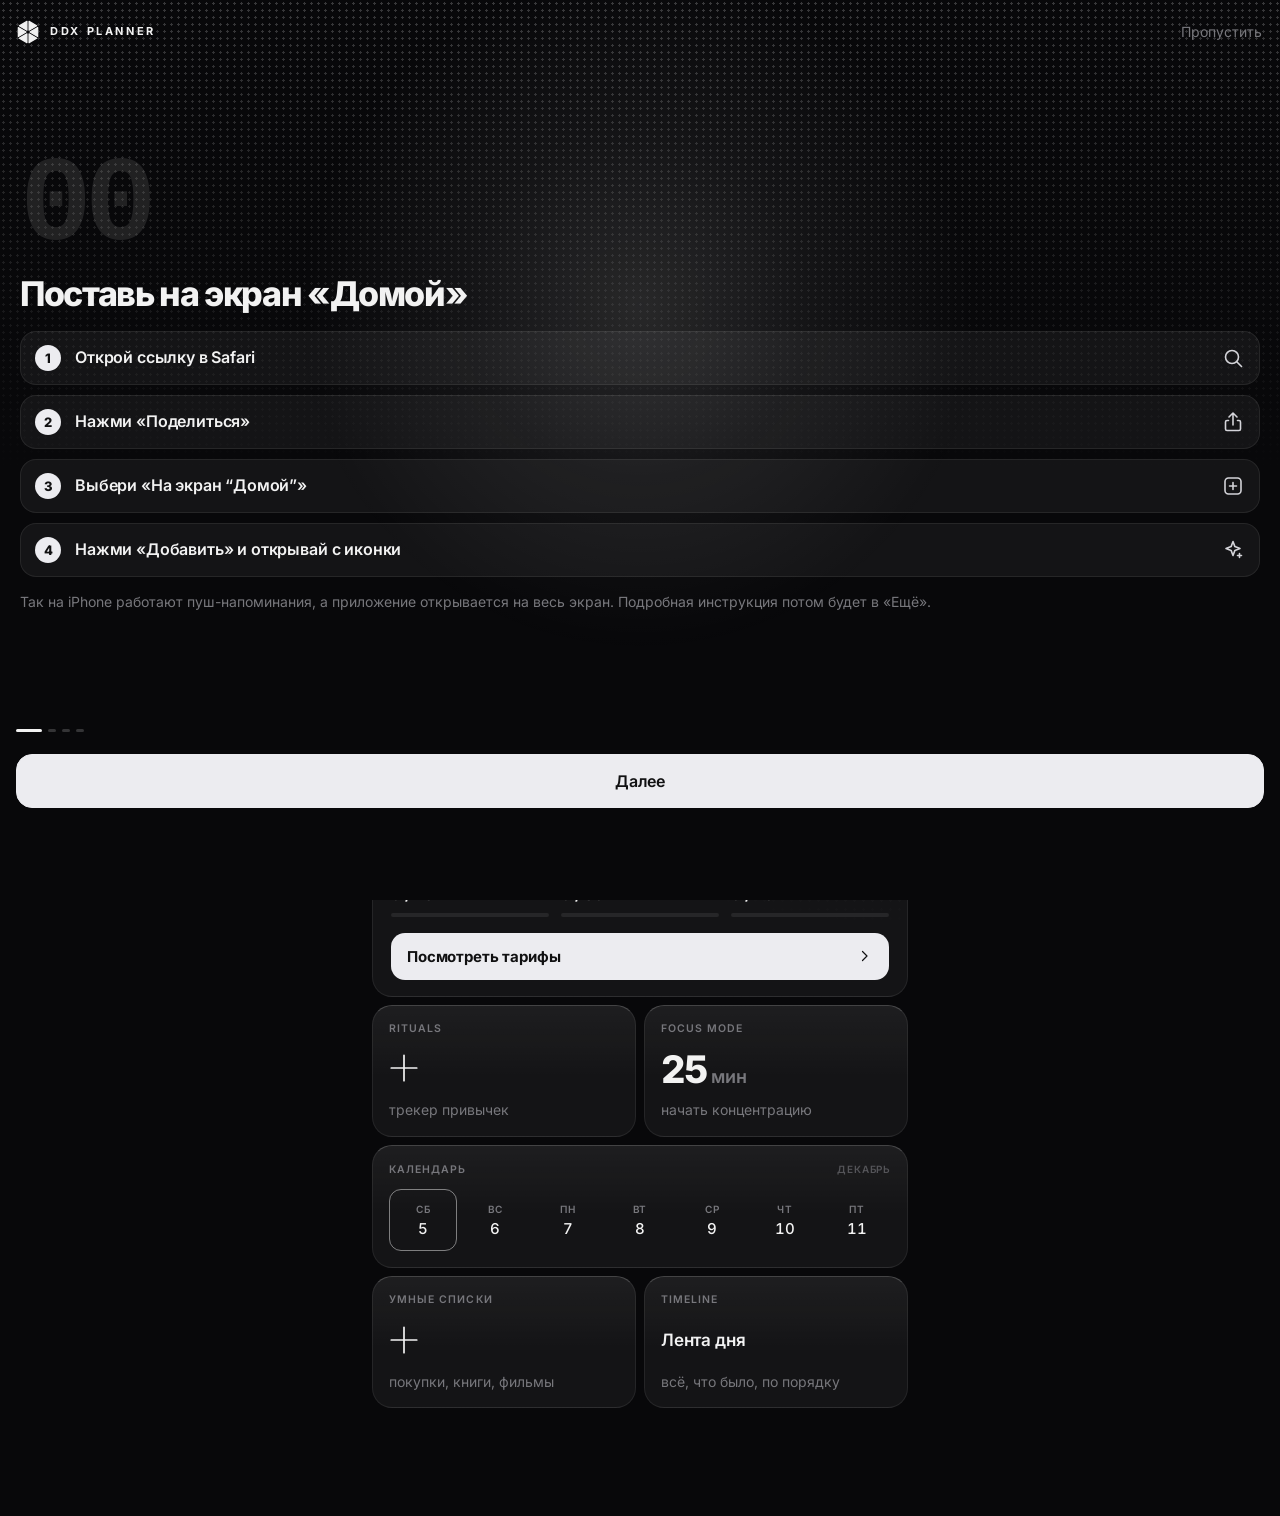
<file: index.html>
<!doctype html>
<html lang="ru">
<head>
  <meta charset="utf-8">
  <meta name="viewport" content="width=device-width, initial-scale=1, viewport-fit=cover">
  <title>DDX Planner</title>
  <meta name="theme-color" content="#08080a">
  <meta http-equiv="refresh" content="0; url=planner/">
  <link rel="apple-touch-icon" href="planner/icons/apple-touch-icon.png">
  <style>html, body { margin: 0; background: #08080a; }</style>
  <script>location.replace('planner/' + location.hash);</script>
</head>
<body>
  <noscript><a href="planner/" style="color:#ececf0;font:16px sans-serif">открыть ddx planner</a></noscript>
</body>
</html>
</file>
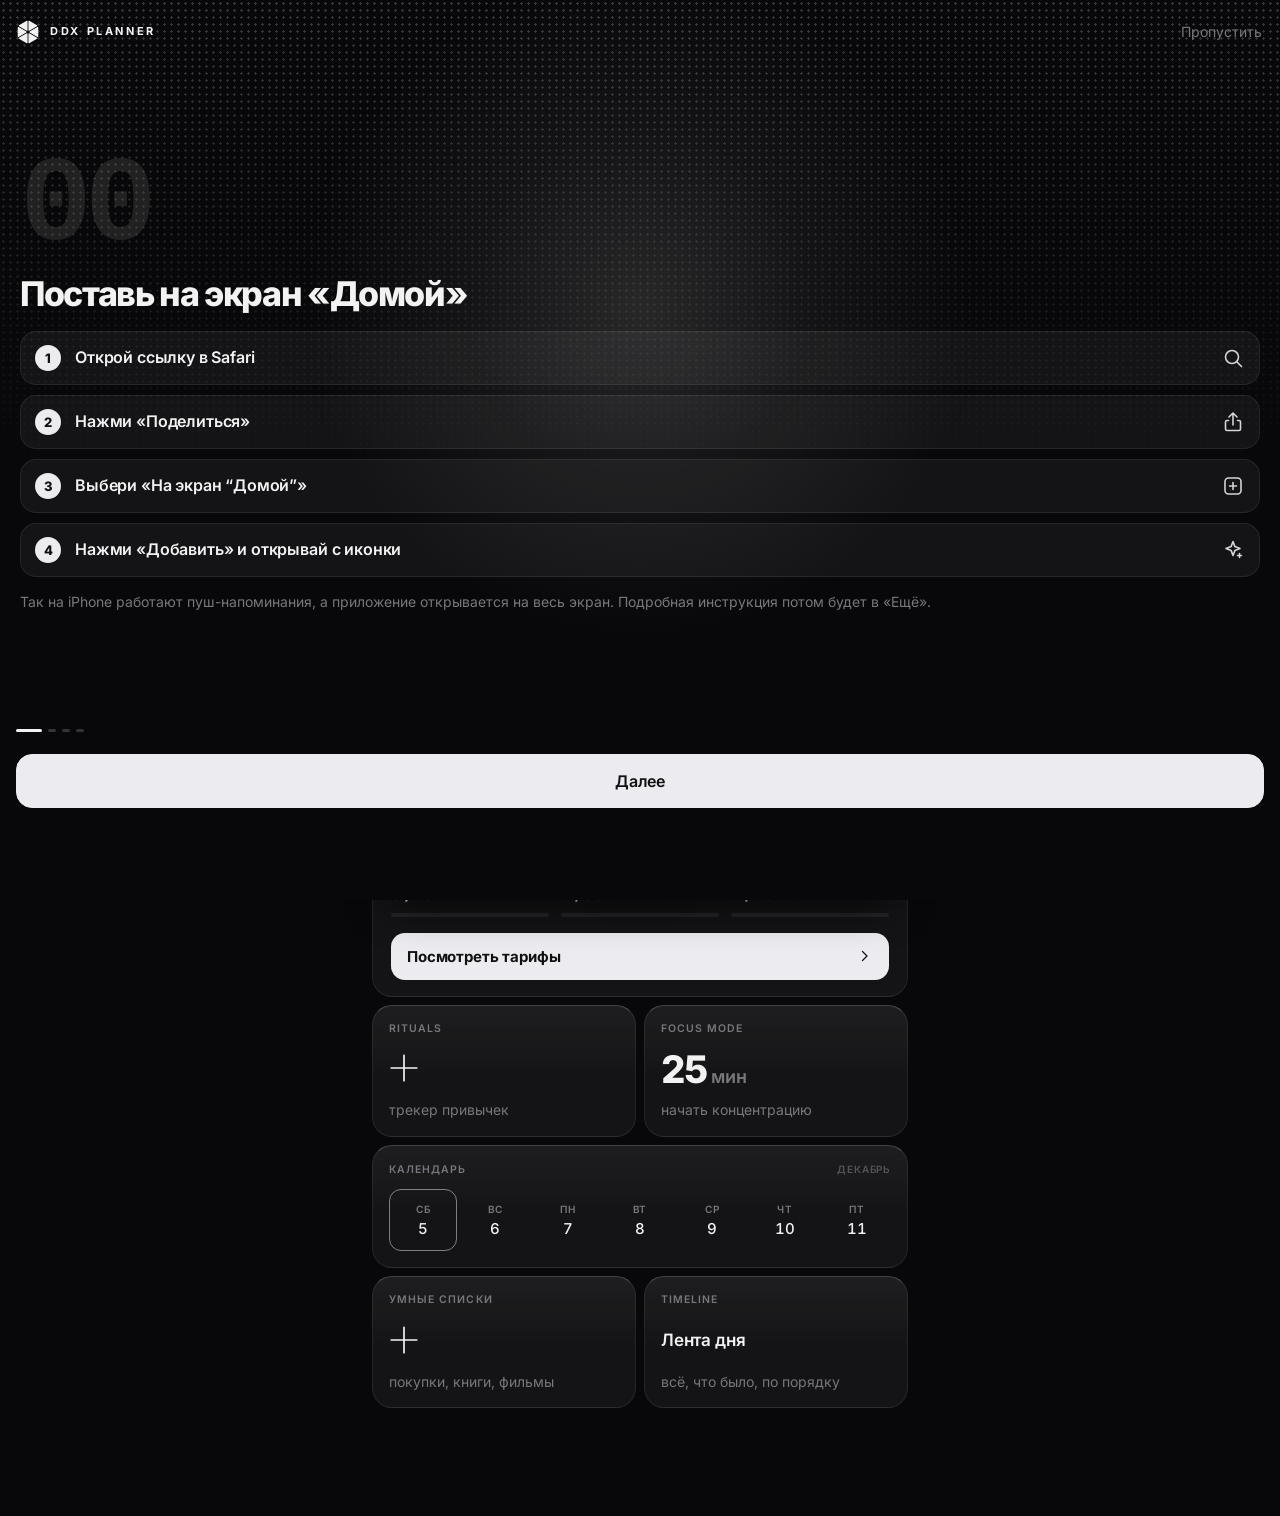
<file: planner/index.html>
<!doctype html>
<html lang="ru">
<head>
  <meta charset="utf-8">
  <meta name="viewport" content="width=device-width, initial-scale=1, viewport-fit=cover">
  <title>DDX Planner</title>
  <meta name="description" content="Задачи, заметки, еда и деньги в одном месте. Говоришь, а приложение раскладывает всё по местам.">

  <!-- pwa: манифест и цвет строки состояния -->
  <link rel="manifest" href="manifest.json">
  <meta name="theme-color" content="#08080a">
  <meta name="color-scheme" content="dark">
  <script src="theme.js"></script>

  <!-- pwa для ios (safari) -->
  <meta name="apple-mobile-web-app-capable" content="yes">
  <meta name="mobile-web-app-capable" content="yes">
  <meta name="apple-mobile-web-app-status-bar-style" content="black-translucent">
  <meta name="apple-mobile-web-app-title" content="DDX">
  <link rel="apple-touch-icon" href="icons/apple-touch-icon.png">
  <link rel="icon" href="icons/icon-192.png">

  <link rel="preload" href="fonts/inter-cyrillic.woff2" as="font" type="font/woff2" crossorigin>
  <link rel="stylesheet" href="styles.css">
</head>
<body>
  <div class="grain" aria-hidden="true"></div>

  <!-- заставка и первый запуск -->
  <div class="splash" id="splash" aria-hidden="true">
    <div class="splash-in"><div id="splash-logo"></div><p class="splash-name">DDX PLANNER</p><p class="splash-sub">Открываю…</p></div>
  </div>
  <div class="onb" id="onb" hidden></div>

  <div class="app">
    <button class="back-top" id="back" type="button" hidden></button>
    <header class="bar" id="bar">
      <div>
        <p class="label" id="kicker"></p>
        <h1 id="title"></h1>
      </div>
      <button class="icon-btn" id="bar-btn" type="button" hidden></button>
    </header>
    <main id="view"></main>
  </div>

  <!-- то, что распознаётся прямо сейчас -->
  <div class="live" id="live" hidden>
    <div class="card live-card" role="status">
      <p class="label"><span id="live-time">0:00</span> · идёт запись · нажми, чтобы закончить</p>
      <p class="live-text" id="live-text"></p>
      <p class="live-hint" id="live-hint"></p>
    </div>
  </div>

  <div class="alarm" id="alarm" role="alert" hidden></div>

  <div class="fade" aria-hidden="true"></div>

  <!-- нижняя панель на всех экранах: четыре вкладки и круглая кнопка быстрого ввода по центру -->
  <div class="dock" id="dock">
    <nav class="tabs" id="tabs" aria-label="разделы"></nav>
    <button class="fab" id="fab" type="button" aria-label="быстрый ввод голосом" aria-pressed="false"></button>
  </div>

  <div class="sheet" id="sheet" hidden>
    <div class="sheet-panel" id="sheet-panel" role="dialog" aria-modal="true"></div>
  </div>

  <div class="toast" id="toast" role="status" hidden></div>

  <script src="config.js"></script>
  <script src="lib.js"></script>
  <script src="core.js"></script>
  <script src="hubs.js"></script>
  <script src="extra.js"></script>
  <script src="week.js"></script>
  <script src="capture.js"></script>
  <script src="account.js"></script>
  <script src="onboard.js"></script>
  <script src="smooth.js"></script>
  <script>
    if ('serviceWorker' in navigator) {
      window.addEventListener('load', () => {
        navigator.serviceWorker.register('sw.js').catch(console.error);
      });
    }
  </script>
</body>
</html>
</file>
<file: planner/styles.css>
/* ddx planner: глубокий графит, моноплитки, точечная текстура, акцент только белый и серебристый.
   шрифт один, гротеск Inter: жирные заголовки и цифры, мелкие подписи капсом, лёгкий основной текст. */

@font-face { font-family: "Inter"; font-weight: 100 900; font-style: normal; font-display: swap;
  src: url(fonts/inter-cyrillic.woff2) format("woff2"); unicode-range: U+0301, U+0400-045F, U+0490-0491, U+04B0-04B1, U+2116; }
@font-face { font-family: "Inter"; font-weight: 100 900; font-style: normal; font-display: swap;
  src: url(fonts/inter-latin.woff2) format("woff2"); unicode-range: U+0000-00FF, U+0131, U+0152-0153, U+02BB-02BC, U+02C6, U+02DA, U+02DC, U+2000-206F, U+20AC, U+2122, U+2191, U+2193, U+2212, U+2215, U+FEFF, U+FFFD; }

:root {
  --bg: #08080a;
  --bg2: #0e0e10;
  --card: #141416;
  --card2: #19191b;
  --ink: #f2f2f2;
  --mute: #77777c;
  --mute2: #545458;
  --line: rgba(255, 255, 255, .075);
  --line-top: rgba(255, 255, 255, .2);
  --silver: #d4d4d9;
  --paper: #ececf0;
  --font: "Inter", "Helvetica Neue", system-ui, sans-serif;
  --ease: cubic-bezier(.22, .8, .24, 1);
  --spring: cubic-bezier(.34, 1.3, .64, 1);
  --r: 20px;
  --w: 255 255 255; --on-paper: #111112; --paper-mute: #55555b; --err: #ff8a80;
  --dock: rgba(14, 14, 16, .84); --scrim: rgba(6, 6, 7, .7); --glow: #121214;
}

* { box-sizing: border-box; -webkit-tap-highlight-color: transparent; }
[hidden] { display: none !important; }

html, body { margin: 0; background: var(--bg); color: var(--ink); font-family: var(--font); }
body {
  min-height: 100dvh; font-size: 16px; line-height: 1.4; font-weight: 400; -webkit-text-size-adjust: 100%;
  font-feature-settings: "cv11", "ss01";
  background: radial-gradient(120% 50% at 50% -8%, var(--glow) 0%, transparent 62%), var(--bg);
  background-attachment: fixed;
}
.grain {
  position: fixed; inset: 0; z-index: 0; pointer-events: none; opacity: .055; mix-blend-mode: screen;
  background-image: url("data:image/svg+xml;utf8,%3Csvg xmlns='http://www.w3.org/2000/svg' width='160' height='160'%3E%3Cfilter id='n'%3E%3CfeTurbulence type='fractalNoise' baseFrequency='.9' numOctaves='2' stitchTiles='stitch'/%3E%3C/filter%3E%3Crect width='100%25' height='100%25' filter='url(%23n)'/%3E%3C/svg%3E");
}

button, input, textarea, select { font: inherit; color: inherit; }
button { cursor: pointer; }
:focus-visible { outline: 2px solid var(--silver); outline-offset: 3px; }

.app {
  position: relative; z-index: 1; max-width: 560px; margin: 0 auto;
  padding: calc(env(safe-area-inset-top) + 14px) 12px calc(env(safe-area-inset-bottom) + 130px);
}

/* шапка страниц */
.bar { display: flex; align-items: center; justify-content: space-between; gap: 12px; padding: 4px 6px 16px; }
.bar.hidden-bar { display: none; }
.bar h1 { margin: 2px 0 0; font-size: 30px; font-weight: 800; letter-spacing: -.035em; line-height: 1.08; }
.label { margin: 0; font-size: 10.5px; font-weight: 600; letter-spacing: .1em; text-transform: uppercase; color: var(--mute); }
.icon-btn {
  width: 44px; height: 44px; flex: none; display: grid; place-items: center; padding: 0;
  background: var(--card); border: 1px solid var(--line); border-top-color: var(--line-top); border-radius: 14px;
  color: var(--ink); transition: transform .45s var(--ease), background .54s;
}
.icon-btn:active { transform: scale(.96); }
svg.i { width: 22px; height: 22px; fill: none; stroke: currentColor; stroke-width: 1.6; stroke-linecap: round; stroke-linejoin: round; }

/* плитки */
.grid { display: grid; grid-template-columns: repeat(2, minmax(0, 1fr)); gap: 8px; }
.span2 { grid-column: span 2; }
.stack { display: grid; gap: 8px; }

.card {
  position: relative; overflow: hidden; padding: 16px; min-width: 0;
  background: linear-gradient(180deg, rgb(var(--w) / .045), rgb(var(--w) / 0) 55%), var(--card);
  border: 1px solid var(--line); border-top-color: var(--line-top); border-radius: var(--r);
  transition: transform .54s var(--ease), border-color .54s, background .54s;
}
.card > * { position: relative; }
.tap { cursor: pointer; }
.tap:active { transform: scale(.985); }
.card.dots::before {
  content: ""; position: absolute; inset: -9px; pointer-events: none;
  animation: dots-flow 6.5s linear infinite, dots-pulse 4.8s ease-in-out infinite alternate;
  background-image: radial-gradient(rgb(var(--w) / .13) 1px, transparent 1.3px); background-size: 9px 9px;
  -webkit-mask-image: radial-gradient(120% 110% at 100% 0%, #000 0%, transparent 66%);
  mask-image: radial-gradient(120% 110% at 100% 0%, #000 0%, transparent 66%);
}
.card.flat { background: var(--bg2); }
.card.paper { background: var(--paper); color: var(--on-paper); border-color: var(--paper); }
.card.paper .label, .card.paper .cap { color: var(--paper-mute); }

/* плитки главной: фиксированная высота, как на референсе */
.tile { min-height: 132px; display: flex; flex-direction: column; justify-content: space-between; }
.tile .plus { width: 34px; height: 34px; margin: 6px 0 0 -2px; }
.tile .plus svg { width: 34px; height: 34px; stroke-width: 1.2; }
.tile-head { display: flex; justify-content: space-between; align-items: baseline; gap: 8px; }
.when { font-size: 10px; font-weight: 600; letter-spacing: .08em; text-transform: uppercase; color: var(--mute2); white-space: nowrap; }

/* приветствие на главной */
.hello { padding: 18px 18px 20px; }
.hello .date { margin: 6px 0 0; font-size: 40px; font-weight: 800; letter-spacing: -.045em; line-height: 1; }
.hello .greet { margin: 10px 0 0; font-size: 17px; font-weight: 500; color: var(--silver); }
.hello .menu-btn { position: absolute; top: 14px; right: 14px; }

/* последняя запись */
.last { display: flex; gap: 12px; align-items: flex-start; padding: 14px 16px; }
.last .bullet { width: 7px; height: 7px; flex: none; margin-top: 6px; border-radius: 50%; background: var(--paper); }
.last .body { flex: 1; min-width: 0; }
.last .t { margin: 3px 0 0; font-size: 16px; font-weight: 500; overflow: hidden; text-overflow: ellipsis; white-space: nowrap; }

.num { margin: 8px 0 0; font-size: 54px; font-weight: 800; letter-spacing: -.05em; line-height: .95; font-variant-numeric: tabular-nums; }
.num small { font-size: 18px; font-weight: 600; letter-spacing: -.01em; color: var(--mute); margin-left: 4px; }
.num.sm { font-size: 38px; }
.num.xs { font-size: 28px; letter-spacing: -.035em; }
.cap { margin: 6px 0 0; font-size: 14px; color: var(--mute); line-height: 1.4; }
.lead { margin: 6px 0 0; font-size: 17px; font-weight: 600; line-height: 1.3; letter-spacing: -.01em; }
.muted { color: var(--mute); }
.ink { color: var(--ink); }

.track { height: 4px; margin-top: 12px; border-radius: 2px; background: rgb(var(--w) / .08); overflow: hidden; }
.fill { height: 100%; width: 0; border-radius: 2px; background: linear-gradient(90deg, #8f8f96, var(--ink)); transition: width 1.62s var(--ease); }
.fill.over { background: linear-gradient(90deg, #c9c9cf, var(--ink)); }

.section { display: flex; justify-content: space-between; align-items: center; gap: 8px; margin: 18px 6px 2px; }
.section:first-child { margin-top: 2px; }

/* формы */
.field, .area, .select {
  width: 100%; min-height: 46px; padding: 11px 14px; font-size: 16px; font-weight: 400;
  background: var(--bg2); border: 1px solid var(--line); border-radius: 14px; transition: border-color .54s;
}
.area { display: block; resize: none; line-height: 1.45; }
.field::placeholder, .area::placeholder { color: var(--mute); }
.field:focus, .area:focus, .select:focus { outline: none; border-color: rgb(var(--w) / .45); }
.select { appearance: none; -webkit-appearance: none; padding-right: 34px;
  background-image: linear-gradient(45deg, transparent 50%, var(--mute) 50%), linear-gradient(135deg, var(--mute) 50%, transparent 50%);
  background-position: calc(100% - 18px) 50%, calc(100% - 13px) 50%; background-size: 5px 5px; background-repeat: no-repeat; }
input[type="date"].field, input[type="time"].field { -webkit-appearance: none; appearance: none; min-width: 0; }
.form { display: grid; gap: 8px; }
.form > *, .stack > *, .grid > * { min-width: 0; }
.line { display: flex; gap: 8px; align-items: center; }
.links { display: flex; flex-wrap: wrap; gap: 0; margin: 4px -10px -8px; }
.line > .field, .line > .select { flex: 1; min-width: 0; width: auto; }
.tiny { margin: 2px 6px 0; }

.btn {
  min-height: 46px; padding: 0 18px; border-radius: 14px; font-size: 15px; font-weight: 600; letter-spacing: -.005em;
  background: var(--card2); border: 1px solid var(--line); border-top-color: var(--line-top); white-space: nowrap;
  transition: transform .45s var(--ease), background .54s, opacity .54s;
}
.btn:active { transform: scale(.97); }
.btn.solid { background: var(--paper); border-color: var(--paper); color: var(--on-paper); }
.btn.block { width: 100%; }
.btn.sm { min-height: 38px; padding: 0 14px; font-size: 14px; border-radius: 12px; }
.btn:disabled { opacity: .4; }
a.btn { display: grid; place-items: center; text-decoration: none; }
.link {
  min-height: 40px; white-space: nowrap; padding: 0 10px; background: none; border: 0; font-size: 14px; font-weight: 500; color: var(--mute);
}
.link:active { color: var(--ink); }

.chips { display: flex; gap: 6px; flex-wrap: wrap; }
.chips.scroll { flex-wrap: nowrap; overflow-x: auto; margin: 0 -12px; padding: 0 12px 2px; scrollbar-width: none; }
.chips.scroll::-webkit-scrollbar { display: none; }
.chip {
  flex: none; min-height: 34px; padding: 0 13px; border-radius: 11px; font-size: 13.5px; font-weight: 500;
  background: transparent; border: 1px solid var(--line); color: var(--mute);
  transition: background .54s, color .54s, border-color .54s;
}
.chip.on { background: var(--paper); border-color: var(--paper); color: var(--on-paper); font-weight: 600; }

/* списки */
.item { display: flex; gap: 12px; align-items: flex-start; }
.item + .item { margin-top: 12px; padding-top: 12px; border-top: 1px solid var(--line); }
.item-body { flex: 1; min-width: 0; }
.item-title { margin: 0; font-size: 16.5px; font-weight: 500; line-height: 1.3; overflow-wrap: anywhere; letter-spacing: -.01em; }
.item-meta { margin: 4px 0 0; font-size: 13px; color: var(--mute); }
.done .item-title { color: var(--mute); text-decoration: line-through; text-decoration-color: rgb(var(--w) / .25); }
.item-text { margin: 0; font-size: 17px; line-height: 1.5; white-space: pre-wrap; overflow-wrap: anywhere; }
.clamp { display: -webkit-box; -webkit-line-clamp: 3; -webkit-box-orient: vertical; overflow: hidden; }
.amount { font-weight: 700; font-variant-numeric: tabular-nums; letter-spacing: -.02em; white-space: nowrap; }

.check {
  width: 26px; height: 26px; flex: none; margin-top: 0; padding: 0; border-radius: 50%;
  background: transparent; border: 1.5px solid var(--silver); position: relative;
  transition: background .54s, border-color .54s, transform .45s var(--ease);
}
.check:active { transform: scale(.9); }
.check.on { background: var(--paper); border-color: var(--paper); }
.check.on::after {
  content: ""; position: absolute; left: 7px; top: 6px; width: 9px; height: 5px;
  border-left: 2px solid var(--on-paper); border-bottom: 2px solid var(--on-paper); transform: rotate(-45deg);
}
.check.sq { width: 22px; height: 22px; border-radius: 7px; }
.check.sq.on::after { left: 5px; top: 5px; width: 8px; height: 4px; }
.check.p1 { border-color: var(--ink); border-width: 2px; }
.check.p2 { border-color: var(--ink); border-width: 2px; box-shadow: 0 0 0 3px rgb(var(--w) / .12); }

.tag {
  display: inline-block; margin-right: 6px; padding: 2px 7px; border: 1px solid var(--line-top); border-radius: 7px;
  font-size: 10px; font-weight: 600; letter-spacing: .08em; text-transform: uppercase; color: var(--silver); vertical-align: 1px;
}
.tag.hot { background: var(--paper); border-color: var(--paper); color: var(--on-paper); }

.actions { display: flex; flex-wrap: wrap; gap: 0 2px; margin: 6px -8px -6px; }
.actions .link { padding: 0 8px; font-size: 13.5px; }
.sub { margin: 10px 0 0; display: grid; gap: 8px; }
.sub-row { display: flex; gap: 10px; align-items: center; font-size: 15px; }
.sub-row.done span { color: var(--mute); text-decoration: line-through; }

.empty { padding: 22px 18px; }
.empty-title { margin: 0; font-size: 19px; font-weight: 700; letter-spacing: -.02em; line-height: 1.2; }
.empty p:last-child { margin: 8px 0 0; max-width: 36ch; color: var(--mute); line-height: 1.5; font-size: 15px; }

.foot { margin: 26px 6px 0; font-size: 12px; color: var(--mute2); }

/* меню */
.menu-row { display: flex; align-items: center; gap: 14px; padding: 14px 16px; }
.menu-row .n { width: 26px; flex: none; font-size: 11px; font-weight: 600; color: var(--mute2); font-variant-numeric: tabular-nums; }
.menu-row .item-title { font-size: 16.5px; font-weight: 600; }
.menu-row .arrow { margin-left: auto; color: var(--mute); }

/* тарифы */
.plan { margin: 12px 0 0; padding: 0; list-style: none; display: grid; gap: 9px; font-size: 15px; }
.plan li { display: flex; gap: 10px; }
.plan li::before { content: ""; flex: none; width: 5px; height: 5px; margin-top: 8px; border-radius: 50%; background: var(--silver); }
.steps { margin: 12px 0 0; padding-left: 20px; display: grid; gap: 8px; }
.kv { display: flex; justify-content: space-between; gap: 12px; padding: 10px 0; border-top: 1px solid var(--line); font-size: 15px; }
.kv:first-child { border-top: 0; }

/* мини-графики статистики */
.bars { display: flex; align-items: flex-end; gap: 6px; height: 96px; margin-top: 14px; }
.bars .b { flex: 1; display: flex; flex-direction: column; justify-content: flex-end; align-items: center; gap: 6px; height: 100%; min-width: 0; }
.bars .v { width: 100%; max-width: 30px; min-height: 3px; border-radius: 6px 6px 3px 3px; background: linear-gradient(180deg, var(--ink), #6c6c72); transition: height 1.62s var(--ease); }
.bars .v.zero { background: rgb(var(--w) / .08); }
.bars .d { font-size: 10px; font-weight: 600; letter-spacing: .04em; text-transform: uppercase; color: var(--mute); }
.hbar { display: grid; grid-template-columns: 96px 1fr auto; gap: 10px; align-items: center; font-size: 14px; }
.hbar + .hbar { margin-top: 10px; }
.hbar .track { margin: 0; }

/* календарь */
.cal-head { display: flex; align-items: center; justify-content: space-between; gap: 8px; }
.cal-head .lead { margin: 0; }
.cal { display: grid; grid-template-columns: repeat(7, 1fr); gap: 4px; margin-top: 12px; }
.cal .wd { text-align: center; font-size: 10px; font-weight: 600; letter-spacing: .06em; text-transform: uppercase; color: var(--mute2); padding-bottom: 4px; }
.day {
  position: relative; aspect-ratio: 1; padding: 0; border-radius: 12px; border: 1px solid transparent; background: transparent;
  font-size: 15px; font-weight: 500; font-variant-numeric: tabular-nums; color: var(--ink); transition: background .54s, border-color .54s;
}
.day.out { color: var(--mute2); }
.day.today { border-color: rgb(var(--w) / .45); }
.day.sel { background: var(--paper); color: var(--on-paper); font-weight: 700; }
.day .marks { position: absolute; left: 0; right: 0; bottom: 6px; display: flex; justify-content: center; gap: 3px; }
.day .marks i { width: 4px; height: 4px; border-radius: 50%; background: var(--silver); }
.day.sel .marks i { background: var(--on-paper); }
.week-strip { display: grid; grid-template-columns: repeat(7, 1fr); gap: 4px; margin-top: 12px; }
.week-strip .day { aspect-ratio: auto; height: 62px; display: flex; flex-direction: column; align-items: center; justify-content: center; gap: 2px; }
.week-strip .day small { font-size: 10px; font-weight: 600; text-transform: uppercase; letter-spacing: .06em; color: var(--mute); }
.week-strip .day.sel small { color: var(--paper-mute); }
.hour { display: grid; grid-template-columns: 52px 1fr; gap: 10px; align-items: start; }
.hour + .hour { margin-top: 10px; }
.hour .h { font-size: 13px; font-weight: 600; color: var(--mute); font-variant-numeric: tabular-nums; padding-top: 2px; }

/* привычки */
.hab-week { display: grid; grid-template-columns: repeat(7, 1fr); gap: 5px; margin-top: 14px; }
.hab-cell { display: flex; flex-direction: column; align-items: center; gap: 6px; min-width: 0; }
.hab-dot {
  width: 100%; max-width: 42px; aspect-ratio: 1; padding: 0; border-radius: 12px; background: var(--bg2);
  border: 1px solid var(--line); position: relative; transition: background .63s, border-color .63s, transform .54s var(--ease);
}
.hab-dot:active { transform: scale(.92); }
.hab-dot.today { border-color: rgb(var(--w) / .5); }
.hab-dot.on { background: var(--paper); border-color: var(--paper); }
.hab-dot.on::after { content: ""; position: absolute; left: 50%; top: 46%; width: 34%; height: 17%; border-left: 2px solid var(--on-paper); border-bottom: 2px solid var(--on-paper); transform: translate(-50%, -50%) rotate(-45deg); }
.hab-cell small { font-size: 10px; font-weight: 600; letter-spacing: .06em; text-transform: uppercase; color: var(--mute); }

/* фокус */
.ring { position: relative; width: min(72vw, 270px); aspect-ratio: 1; margin: 10px auto 0; }
.ring svg { width: 100%; height: 100%; transform: rotate(-90deg); }
.ring circle { fill: none; stroke-width: 3; }
.ring .bg { stroke: rgb(var(--w) / .08); }
.ring .fg { stroke: url(#rg); stroke-linecap: round; transition: stroke-dashoffset 1s linear; }
.ring .mid { position: absolute; inset: 0; display: grid; place-content: center; text-align: center; }
.ring .clock { font-size: 56px; font-weight: 800; letter-spacing: -.05em; font-variant-numeric: tabular-nums; line-height: 1; }
.ring .of { margin-top: 8px; font-size: 13px; color: var(--mute); }

/* вода */
.drops { display: flex; gap: 6px; margin-top: 12px; }
.drops i { flex: 1; height: 26px; border-radius: 8px; background: rgb(var(--w) / .07); transition: background .9s var(--ease); }
.drops i.on { background: linear-gradient(180deg, var(--ink), #9a9aa0); }

/* нижняя панель на всех экранах: четыре вкладки и круглая кнопка по центру */
.dock {
  position: fixed; left: 0; right: 0; margin: 0 auto; z-index: 20; width: min(calc(100% - 20px), 520px); height: 64px;
  bottom: calc(env(safe-area-inset-bottom) + 10px);
}
.tabs {
  height: 100%; display: grid; grid-template-columns: 1fr 1fr 86px 1fr 1fr; align-items: center; padding: 0 6px;
  background: var(--dock); -webkit-backdrop-filter: blur(22px) saturate(1.4); backdrop-filter: blur(22px) saturate(1.4);
  border: 1px solid var(--line); border-top-color: var(--line-top); border-radius: 32px; box-shadow: 0 16px 36px rgba(0, 0, 0, .6);
}
.tab {
  display: flex; flex-direction: column; align-items: center; justify-content: center; gap: 4px; min-width: 0; height: 52px; padding: 0 4px;
  background: none; border: 0; border-radius: 24px; color: var(--mute); transition: background .6s var(--ease), color .6s var(--ease), transform .45s var(--ease);
}
.tab svg.i { width: 24px; height: 24px; }
.tab .nm { font-size: 11px; font-weight: 600; letter-spacing: -.005em; line-height: 1; max-width: 100%; overflow: hidden; text-overflow: ellipsis; white-space: nowrap; }
.tab:active { transform: scale(.93); }
.tab.on { color: var(--ink); background: rgb(var(--w) / .09); }
.tab-gap { display: block; }

/* круглая кнопка быстрого ввода: по центру панели, чуть выступает вверх, внутри логотип */
.fab {
  position: absolute; left: 50%; top: -24px; z-index: 2; width: 74px; height: 74px; margin: 0 0 0 -37px; padding: 0;
  display: grid; place-items: center; border-radius: 50%; color: #8d8d93; overflow: hidden;
  background: radial-gradient(circle at 50% 35%, #131315 0%, #08080a 72%);
  border: 5px solid #08080a; box-shadow: 0 0 0 1px rgba(255, 255, 255, .12), 0 14px 30px rgba(0, 0, 0, .55);
  transition: transform .54s var(--ease), box-shadow 1.08s, background 1.08s, color .72s;
}
.fab::before {
  content: ""; position: absolute; inset: -6px; border-radius: 50%; pointer-events: none;
  animation: dots-flow6 5s linear infinite, dots-pulse 3.6s ease-in-out infinite alternate;
  background-image: radial-gradient(rgba(255, 255, 255, .2) 1px, transparent 1.3px); background-size: 6px 6px;
  -webkit-mask-image: radial-gradient(circle, #000 0%, transparent 70%); mask-image: radial-gradient(circle, #000 0%, transparent 70%);
}
.fab:active { transform: scale(.94); }
.fab svg.logo { width: 38px; height: 38px; position: relative; }
.fab svg.i { width: 28px; height: 28px; stroke-width: 1.6; position: relative; }
.fab.on { color: #111112; background: radial-gradient(circle at 35% 28%, #ffffff 0%, #d2d2d7 55%, #9c9ca3 100%); animation: breathe 4.32s ease-in-out infinite; }
.fab.on::before { display: none; }
@keyframes breathe { 0%, 100% { box-shadow: 0 0 0 8px rgba(255, 255, 255, .06), 0 0 34px rgba(255, 255, 255, .22); } 50% { box-shadow: 0 0 0 14px rgba(255, 255, 255, .03), 0 0 44px rgba(255, 255, 255, .1); } }
svg.logo { width: 24px; height: 24px; flex: none; }

body.typing .dock, body.lock .dock { display: none; }
body.lock { overflow: hidden; }

/* то, что говорится сейчас */
.live { position: fixed; left: 0; right: 0; z-index: 19; padding: 0 12px; bottom: calc(env(safe-area-inset-bottom) + 108px); }
.live-card { max-width: 540px; margin: 0 auto; background: var(--card2); }
.live-text { margin: 8px 0 0; max-height: 28dvh; overflow: auto; font-size: 19px; line-height: 1.4; font-weight: 500; overflow-wrap: anywhere; }
.live-text .int { color: var(--mute); }
.live-hint { margin: 10px 0 0; font-size: 12.5px; color: var(--mute); }

/* листы */
.sheet {
  position: fixed; inset: 0; z-index: 40; display: flex; align-items: flex-end;
  background: var(--scrim); opacity: 0; transition: opacity .54s;
}
.sheet.show { opacity: 1; }
.sheet-panel {
  width: 100%; max-width: 560px; max-height: 90dvh; margin: 0 auto; overflow: auto; overscroll-behavior: contain;
  padding: 10px 16px calc(env(safe-area-inset-bottom) + 16px);
  background: linear-gradient(180deg, rgb(var(--w) / .04), rgb(var(--w) / 0) 40%), var(--card);
  border: 1px solid var(--line); border-top-color: var(--line-top); border-radius: 24px 24px 0 0;
  transform: translateY(28px); transition: transform .81s var(--ease);
}
.sheet-panel::before { content: ""; display: block; width: 38px; height: 4px; margin: 0 auto 14px; border-radius: 2px; background: rgb(var(--w) / .18); }
.sheet.show .sheet-panel { transform: none; }
.sheet h2 { margin: 0 0 4px; font-size: 23px; font-weight: 800; letter-spacing: -.035em; line-height: 1.1; }
.sheet .form { margin-top: 14px; }

.toast {
  position: fixed; left: 50%; z-index: 50; max-width: calc(100% - 28px); padding: 12px 16px; transform: translateX(-50%);
  bottom: calc(env(safe-area-inset-bottom) + 108px); display: flex; gap: 12px; align-items: center;
  background: var(--paper); color: var(--on-paper); border-radius: 14px; font-size: 15px; font-weight: 500;
  box-shadow: 0 12px 30px rgba(0, 0, 0, .45); animation: toast .63s var(--ease);
}
.toast button { background: none; border: 0; padding: 0; font-weight: 700; color: var(--on-paper); text-decoration: underline; }
@keyframes toast { from { opacity: 0; transform: translate(-50%, 8px); } }

/* баннер напоминания */
.alarm { position: fixed; left: 12px; right: 12px; z-index: 45; top: calc(env(safe-area-inset-top) + 10px); max-width: 540px; margin: 0 auto;
  animation: drop .81s var(--ease); }
@keyframes drop { from { opacity: 0; transform: translateY(-12px); } }

/* появление: мягкий fade-in со сдвигом вверх и небольшой задержкой между блоками */
.enter > * { opacity: 0; transform: translateY(8px); animation: rise .81s var(--ease) forwards; animation-delay: calc(var(--i, 0) * 72ms); }
@keyframes rise { to { opacity: 1; transform: none; } }

@media (max-width: 360px) { .tab .nm { font-size: 12.5px; } .tab { padding: 7px 8px; } }
@media (prefers-reduced-motion: reduce) {
  *, *::before, *::after { animation-duration: .01ms !important; animation-delay: 0ms !important; transition-duration: .01ms !important; }
  .enter > * { opacity: 1; transform: none; }
}

/* ===== заставка и знакомство ===== */
.splash { position: fixed; inset: 0; z-index: 100; display: grid; place-items: center; background: var(--bg); transition: opacity .81s; }
.splash.out { opacity: 0; pointer-events: none; }
.splash-in { display: grid; justify-items: center; }
.splash svg.logo.big { width: 76px; height: 76px; color: #8d8d92; }
.splash-name { margin: 28px 0 0; font-size: 13px; font-weight: 700; letter-spacing: .42em; padding-left: .42em; }
.splash-sub { margin: 14px 0 0; font-size: 12px; color: var(--mute2); }

.onb {
  position: fixed; inset: 0; z-index: 90; display: flex; flex-direction: column; overflow: hidden; opacity: 0; transition: opacity .63s; background: var(--bg);
  padding: calc(env(safe-area-inset-top) + 14px) 16px calc(env(safe-area-inset-bottom) + 16px);
}
.onb.show { opacity: 1; }
.onb::before {
  content: ""; position: absolute; top: -7px; left: -7px; right: -7px; height: calc(62% + 14px); pointer-events: none;
  animation: dots-flow7 7s linear infinite, dots-pulse 5s ease-in-out infinite alternate;
  background-image: radial-gradient(rgb(var(--w) / .2) 1px, transparent 1.4px); background-size: 7px 7px;
  -webkit-mask-image: linear-gradient(180deg, #000 0%, transparent 85%); mask-image: linear-gradient(180deg, #000 0%, transparent 85%);
}
.onb > * { position: relative; }
.onb-top { display: flex; align-items: center; justify-content: space-between; min-height: 36px; }
.onb-brand { display: flex; align-items: center; gap: 10px; font-size: 11px; font-weight: 700; letter-spacing: .24em; }
.onb-brand svg.logo { width: 24px; height: 24px; color: var(--ink); }
.onb-skip { background: none; border: 0; padding: 8px 2px; font-size: 14px; color: var(--mute); }
.onb-body { flex: 1; display: flex; flex-direction: column; justify-content: center; padding: 0 4px 40px; animation: rise .9s var(--ease); }
.onb-body.next { animation: slide .9s var(--ease); }
@keyframes slide { from { opacity: 0; transform: translateX(26px); } }
.onb-no { font: 800 clamp(84px, 26vw, 120px)/1 ui-monospace, "SF Mono", Menlo, monospace; letter-spacing: -.06em; color: rgb(var(--w) / .1); margin-bottom: 8px; }
.onb-body h2 { margin: 0; font-size: 34px; font-weight: 800; letter-spacing: -.04em; line-height: 1.1; }
.onb-body p { margin: 16px 0 0; max-width: 30ch; font-size: 17px; line-height: 1.55; color: var(--mute); }
.onb-foot { display: grid; gap: 22px; }
.onb-dots { display: flex; gap: 6px; }
.onb-dots i { width: 8px; height: 3px; border-radius: 2px; background: rgb(var(--w) / .18); transition: width .72s var(--ease), background .72s; }
.onb-dots i.on { width: 26px; background: var(--ink); }
.onb .btn.solid { min-height: 54px; font-size: 16px; border-radius: 16px; }


/* ===== экраны разделов ===== */
.bar.compact { padding: 0 4px 6px; }
.bar.compact h1 { display: none; }
.bar.compact .label { font-family: ui-monospace, "SF Mono", Menlo, monospace; letter-spacing: .12em; }

/* большая тусклая надпись раздела */
.mark { margin: 18px 0 0; font-size: clamp(46px, 15vw, 66px); font-weight: 900; letter-spacing: -.04em; line-height: 1; color: rgb(var(--w) / .09); user-select: none; }
.mark-cap { margin: 12px 0 0; max-width: 34ch; font-size: 15px; line-height: 1.5; color: var(--mute); }

/* вкладки с подчёркиванием */
.utabs { display: flex; gap: 18px; padding: 0 4px; margin: 2px 0 0; }
.utab { position: relative; padding: 6px 0 8px; background: none; border: 0; font-size: 16px; font-weight: 500; color: var(--mute); transition: color .54s; }
.utab.on { color: var(--ink); font-weight: 600; }
.utab.on::after { content: ""; position: absolute; left: 0; right: 0; bottom: 0; height: 1.5px; background: var(--ink); }

/* строка ввода: поле, лупа, микрофон */
.cap-in { display: flex; align-items: center; gap: 4px; padding: 6px 8px 6px 16px; min-height: 58px; }
.cap-in .field { flex: 1; min-height: 44px; padding: 0; background: none; border: 0; font-size: 17px; }
.cap-in .field:focus { border: 0; }
.cap-in .ib { width: 40px; height: 40px; flex: none; display: grid; place-items: center; padding: 0; background: none; border: 0; border-radius: 50%; color: var(--mute); }
.cap-in .ib svg.i { width: 20px; height: 20px; }
.cap-in .ib.mic { background: rgb(var(--w) / .05); color: var(--ink); }
.cap-in .ib.go { background: var(--paper); color: var(--on-paper); }
.cap-in .ib:active { transform: scale(.92); }

/* круглая кнопка «добавить» в углу раздела */
.fab-add {
  position: fixed; right: max(16px, calc(50% - 264px)); z-index: 19; width: 58px; height: 58px; display: grid; place-items: center; padding: 0;
  bottom: calc(env(safe-area-inset-bottom) + 112px); border-radius: 50%; background: var(--paper); color: var(--on-paper); border: 0;
  box-shadow: 0 12px 28px rgba(0, 0, 0, .5); transition: transform .45s var(--ease);
}
.fab-add:active { transform: scale(.92); }
.fab-add svg.i { width: 26px; height: 26px; stroke-width: 1.8; }
body[data-view="digest"] .fab-add, body.typing .fab-add { display: none; }

/* дайджест */
.pro-row { display: flex; align-items: center; gap: 14px; padding: 14px 16px; }
.pro-row .spark { width: 42px; height: 42px; flex: none; display: grid; place-items: center; border-radius: 50%; background: var(--paper); color: var(--on-paper); }
.pro-row .spark svg.i { width: 20px; height: 20px; }
.pro-row .t { margin: 0; font-size: 15px; font-weight: 700; letter-spacing: -.01em; }
.pro-row .s { margin: 3px 0 0; font-size: 12.5px; color: var(--mute); overflow: hidden; text-overflow: ellipsis; white-space: nowrap; }
.pro-row .badge { margin-left: auto; padding: 5px 10px; border-radius: 8px; background: var(--paper); color: var(--on-paper); font: 700 11px/1 ui-monospace, "SF Mono", Menlo, monospace; letter-spacing: .08em; }

/* деньги */
.free { padding: 18px 18px 20px; }
.free .big { margin: 14px 0 0; font-size: 44px; font-weight: 800; letter-spacing: -.045em; line-height: 1; font-variant-numeric: tabular-nums; }
.free .big small { font-size: 20px; color: var(--mute); margin-left: 4px; font-weight: 600; letter-spacing: 0; }
.free .ask { margin: 14px 0 0; font-size: 19px; font-weight: 500; color: var(--silver); letter-spacing: -.01em; }
.free .gear { position: absolute; top: 12px; right: 12px; }
.seg { display: grid; grid-template-columns: 1fr 1fr; gap: 6px; }
.seg button { min-height: 44px; border-radius: 12px; background: var(--bg2); border: 1px solid var(--line); font-weight: 600; color: var(--silver); transition: background .54s, color .54s; }
.seg button.on { background: var(--paper); border-color: var(--paper); color: var(--on-paper); }
.amount-in { display: flex; align-items: center; gap: 8px; padding: 10px 0 8px; border-bottom: 1px solid var(--line); }
.amount-in input { flex: 1; min-width: 0; padding: 0; background: none; border: 0; font-size: 34px; font-weight: 700; letter-spacing: -.03em; color: var(--ink); }
.amount-in input::placeholder { color: var(--mute2); }
.amount-in input:focus { outline: none; }
.amount-in .cur { font-size: 20px; color: var(--mute); }
.note-in { width: 100%; min-height: 40px; padding: 8px 0; background: none; border: 0; font-size: 16px; }
.note-in:focus { outline: none; }
.note-in::placeholder { color: var(--mute2); }
.week7 { display: grid; grid-template-columns: repeat(7, 1fr); gap: 6px; align-items: end; height: 92px; margin-top: 14px; }
.week7 .col { display: flex; flex-direction: column; justify-content: flex-end; align-items: stretch; height: 100%; gap: 7px; min-width: 0; }
.week7 .bar7 { min-height: 2px; border-radius: 2px; background: rgb(var(--w) / .22); transition: height 1.44s var(--ease); }
.week7 .col.now .bar7 { background: var(--ink); }
.week7 small { text-align: center; font-size: 10px; letter-spacing: .02em; color: var(--mute2); }
.week7 .col.now small { color: var(--ink); font-weight: 700; }
.round-btn { width: 34px; height: 34px; flex: none; display: grid; place-items: center; padding: 0; background: none; border: 1px solid var(--line-top); border-radius: 50%; color: var(--ink); transition: transform .54s var(--ease); }
.round-btn svg.i { width: 16px; height: 16px; }
.round-btn.open { transform: rotate(180deg); }
.goal-row { display: flex; align-items: center; gap: 12px; }
.goal-row svg.i { width: 18px; height: 18px; color: var(--mute); }

/* еда */
.water-card .tile-head .when { color: var(--mute); }
.water-card .num { font-size: 40px; }
.water-btns { display: grid; grid-template-columns: repeat(3, 1fr); gap: 8px; margin-top: 14px; }
.water-btns .btn { min-height: 46px; }
.kcal-line { display: flex; align-items: baseline; gap: 8px; margin: 22px 4px 0; }
.kcal-line b { font-size: 30px; font-weight: 800; letter-spacing: -.04em; }
.kcal-line span { font-size: 12px; letter-spacing: .1em; text-transform: uppercase; color: var(--mute); }
.btn.big { min-height: 52px; display: flex; align-items: center; justify-content: center; gap: 10px; font-size: 16px; }
.btn.big svg.i { width: 20px; height: 20px; }
.btn.ghost { background: transparent; border: 1px dashed rgb(var(--w) / .2); color: var(--mute); font-weight: 500; font-size: 14px; min-height: 44px; }

/* настройки: ряды как раньше, только компактнее */
.sub-title { margin: 20px 6px 4px; }
.tile.slim { min-height: 84px; }
.enter > .fab-add { animation: none; opacity: 1; transform: none; }

/* ответы ии */
.md { font-size: 16px; line-height: 1.5; overflow-wrap: anywhere; }
.md p { margin: 0 0 8px; }
.md p:last-child, .md ul:last-child, .md ol:last-child { margin-bottom: 0; }
.md strong { font-weight: 700; color: var(--ink); }
.md em { font-style: italic; color: var(--silver); }
.md code { padding: 1px 6px; border-radius: 6px; background: rgb(var(--w) / .08); font: 500 14px ui-monospace, "SF Mono", Menlo, monospace; }
.md ul, .md ol { margin: 0 0 8px; padding-left: 22px; display: grid; gap: 4px; }
.md li::marker { color: var(--mute); }
.md .md-h { margin-top: 6px; font-size: 17px; font-weight: 700; letter-spacing: -.01em; }

/* родная инерция iOS в прокручиваемых областях */
.sheet-panel, .chips.scroll, .live-text { -webkit-overflow-scrolling: touch; }
html { overscroll-behavior-y: auto; }

/* плавное растворение контента под нижней панелью: размытие вместо цветной плашки, поэтому краёв не видно */
.fade {
  position: fixed; left: 0; right: 0; bottom: 0; z-index: 18; height: calc(env(safe-area-inset-bottom) + 130px); pointer-events: none;
  -webkit-backdrop-filter: blur(14px); backdrop-filter: blur(14px);
  -webkit-mask-image: linear-gradient(180deg, transparent 0%, #000 70%); mask-image: linear-gradient(180deg, transparent 0%, #000 70%);
}
body.typing .fade, body.lock .fade { display: none; }

/* точки медленно плывут по диагонали и «дышат» */
@keyframes dots-flow { to { transform: translate(9px, 9px); } }
@keyframes dots-flow6 { to { transform: translate(6px, 6px); } }
@keyframes dots-flow7 { to { transform: translate(7px, 7px); } }
@keyframes dots-pulse { from { opacity: .45; } to { opacity: 1; } }
@media (prefers-reduced-motion: reduce) {
  .card.dots::before, .fab::before, .onb::before, .fab.on { animation: none !important; }
}

/* появление ответа ии: карточка всплывает из размытия, абзацы проявляются по очереди */

/* лого: шесть треугольников. на ожидании ответа дышат волной и медленно вращаются, на заставке собираются */
svg.logo polygon { transform-box: view-box; transform-origin: 50px 50px; }
svg.logo polygon:nth-child(1) { --dx: .5; --dy: -.866; }
svg.logo polygon:nth-child(2) { --dx: 1; --dy: 0; }
svg.logo polygon:nth-child(3) { --dx: .5; --dy: .866; }
svg.logo polygon:nth-child(4) { --dx: -.5; --dy: .866; }
svg.logo polygon:nth-child(5) { --dx: -1; --dy: 0; }
svg.logo polygon:nth-child(6) { --dx: -.5; --dy: -.866; }
.thinking { display: flex; align-items: center; gap: 12px; margin-top: 8px; color: var(--silver); font-size: 16px; }
.thinking span { animation: think-text 2.4s ease-in-out infinite alternate; }
svg.logo.think { width: 30px; height: 30px; color: var(--ink); animation: logo-turn 9s linear infinite; }
svg.logo.think polygon { animation: logo-breathe 2.6s ease-in-out infinite; }
svg.logo.think polygon:nth-child(2) { animation-delay: .22s; }
svg.logo.think polygon:nth-child(3) { animation-delay: .44s; }
svg.logo.think polygon:nth-child(4) { animation-delay: .66s; }
svg.logo.think polygon:nth-child(5) { animation-delay: .88s; }
svg.logo.think polygon:nth-child(6) { animation-delay: 1.1s; }
@keyframes logo-breathe { 0%, 100% { transform: translate(0, 0) scale(1); opacity: 1; } 50% { transform: translate(calc(var(--dx) * 6px), calc(var(--dy) * 6px)) scale(.86); opacity: .55; } }
@keyframes logo-turn { to { transform: rotate(360deg); } }
@keyframes think-text { from { opacity: .45; } to { opacity: 1; } }
.splash svg.logo.big polygon { animation: logo-in 1.3s cubic-bezier(.2, .7, .2, 1) both; }
.splash svg.logo.big polygon:nth-child(2) { animation-delay: .08s; }
.splash svg.logo.big polygon:nth-child(3) { animation-delay: .16s; }
.splash svg.logo.big polygon:nth-child(4) { animation-delay: .24s; }
.splash svg.logo.big polygon:nth-child(5) { animation-delay: .32s; }
.splash svg.logo.big polygon:nth-child(6) { animation-delay: .40s; }
@keyframes logo-in { from { opacity: 0; transform: translate(calc(var(--dx) * 38px), calc(var(--dy) * 38px)) scale(.4) rotate(40deg); } to { opacity: 1; transform: none; } }
@media (prefers-reduced-motion: reduce) {
  .rise, svg.logo.think, svg.logo.think polygon, .splash svg.logo.big polygon, .thinking span { animation: none !important; }
}

/* как в чате клода: слова появляются по одному, ожидание — мерцающий текст рядом с лого */
.rise { animation: fade-in .6s ease both; }
@keyframes fade-in { from { opacity: 0; } to { opacity: 1; } }
.w { animation: w-in .8s ease both; }
@keyframes w-in { from { opacity: 0; filter: blur(5px); } to { opacity: 1; filter: blur(0); } }
.thinking span {
  animation: shimmer 2.4s linear infinite; color: transparent;
  background: linear-gradient(100deg, #6d6d73 30%, var(--ink) 50%, #6d6d73 70%) 0 0 / 220% 100%;
  -webkit-background-clip: text; background-clip: text;
}
@keyframes shimmer { from { background-position: 120% 0; } to { background-position: -120% 0; } }
@media (prefers-reduced-motion: reduce) { .w, .rise, .thinking span { animation: none !important; } .thinking span { color: var(--silver); background: none; } }

/* чат */
.chat { display: grid; gap: 22px; padding-bottom: 96px; }
.msg.me { justify-self: end; max-width: 84%; padding: 11px 17px; border-radius: 22px 22px 6px 22px; background: var(--bg2); border: 1px solid rgb(var(--w) / .08); }
.msg.me p { margin: 0; font-size: 16px; line-height: 1.4; overflow-wrap: anywhere; }
.msg.ai { padding: 0 4px; font-size: 16px; }
.msg.ai.thinking { display: flex; align-items: center; gap: 12px; margin: 0; }
.composer { position: fixed; left: 0; right: 0; margin: 0 auto; z-index: 25; width: min(calc(100% - 16px), 540px); bottom: calc(env(safe-area-inset-bottom) + 108px); transition: bottom .35s var(--ease); }
body.typing .composer { bottom: calc(var(--kb, 0px) + 8px); }

/* единая плавность: у всех переходов одна мягкая кривая, нажатие отпускается с лёгкой пружиной */
*, *::before, *::after { transition-timing-function: var(--ease) !important; }
.ring .fg { transition-timing-function: linear !important; }
button:not(:active), .tap:not(:active), .card:not(:active), .tab:not(:active), .chip:not(:active) { transition-timing-function: var(--spring) !important; }
.enter > *, .onb-body, .toast, .drop, .rise { animation-timing-function: var(--ease); }
.fab, .dock, .sheet, .fade { will-change: transform; }
.w, .rise { will-change: opacity; }
.msg.plain .w { animation-name: w-fade; }
@keyframes w-fade { from { opacity: 0; } to { opacity: 1; } }
html { -webkit-overflow-scrolling: touch; overscroll-behavior-y: none; }

/* крупные плашки тарифов */
.plan-card { padding-top: 26px; padding-bottom: 26px; }
.plan-card .num { font-size: 56px; margin-top: 14px; }
.plan-card .cap { margin-top: 12px; font-size: 16px; }
.plan-card .plan { margin-top: 18px; padding-top: 18px; border-top: 1px solid var(--line); gap: 12px; font-size: 16px; }
.plan-card.best { border-color: rgb(var(--w) / .22); }
.plan-note { margin-top: 18px; color: var(--silver); }

/* кнопка «назад» вверху и экран «Ещё» */
.back-top { display: inline-flex; align-items: center; gap: 4px; height: 36px; margin: 0 0 6px; padding: 0 14px 0 6px; background: none; border: 0; color: var(--silver); font-size: 16px; font-weight: 600; letter-spacing: -.01em; }
.back-top svg.i { width: 22px; height: 22px; }
.back-top:active { opacity: .6; }
.more-tile { min-height: 104px; display: flex; flex-direction: column; justify-content: space-between; }
.more-tile .tile-no { font: 500 10px/1 ui-monospace, "SF Mono", Menlo, monospace; color: var(--mute); }
.more-tile .item-title { font-size: 17px; }

/* баннер pro на главной */
.pro-card { padding: 18px 18px 16px; }
.pro-title { margin: 10px 0 0; font-size: 32px; font-weight: 800; letter-spacing: -.04em; line-height: 1; }
.pro-meters { display: grid; grid-template-columns: repeat(3, minmax(0, 1fr)); gap: 12px; margin-top: 16px; }
.pro-meter .pm-top { display: flex; flex-direction: column; gap: 3px; font-size: 11.5px; color: var(--mute); text-transform: uppercase; letter-spacing: .06em; }
.pro-meter .pm-top b { font-size: 15px; font-weight: 700; color: var(--ink); letter-spacing: -.01em; text-transform: none; font-variant-numeric: tabular-nums; }
.pro-meter .track { margin-top: 8px; }
.pro-cta { display: flex; align-items: center; justify-content: space-between; margin-top: 16px; padding: 13px 16px; border-radius: 14px; background: var(--paper); color: var(--on-paper); font-size: 15px; font-weight: 700; letter-spacing: -.01em; }
.pro-cta svg.i { width: 18px; height: 18px; }

/* календарь: плоская сетка без рамок, крупный заголовок, день с лентой дел */
.cal2 { gap: 18px; }
.cal-seg { display: grid; grid-template-columns: repeat(3, 1fr); padding: 4px; gap: 4px; border-radius: 16px; background: var(--bg2); border: 1px solid var(--line); }
.cal-seg-b { min-height: 38px; border: 0; border-radius: 12px; background: none; color: var(--mute); font-size: 15px; font-weight: 600; transition: background .6s var(--ease), color .6s var(--ease); }
.cal-seg-b.on { background: var(--paper); color: var(--on-paper); }
.cal-top { display: flex; align-items: flex-end; justify-content: space-between; gap: 12px; padding: 0 4px; }
.cal-title { display: flex; flex-direction: column; gap: 2px; min-width: 0; }
.cal-big { font-size: 40px; font-weight: 800; letter-spacing: -.045em; line-height: 1; }
.cal-small { font-size: 15px; font-weight: 600; color: var(--mute); letter-spacing: -.01em; }
.cal-nav { display: flex; align-items: center; gap: 8px; flex: none; }
.cal-nav .round-btn { width: 40px; height: 40px; }
.cal-today { height: 40px; padding: 0 14px; border-radius: 20px; border: 1px solid var(--line-top); background: none; color: var(--silver); font-size: 14px; font-weight: 600; }
.cal-grid { display: grid; grid-template-columns: repeat(7, 1fr); row-gap: 4px; padding: 0 2px; }
.cal-grid .wd { text-align: center; font-size: 11px; font-weight: 600; letter-spacing: .08em; text-transform: uppercase; color: var(--mute2); padding-bottom: 6px; }
.cd { position: relative; display: grid; place-items: center; justify-self: center; width: 46px; height: 46px; padding: 0; border-radius: 50%; border: 1px solid transparent; background: none; color: var(--ink); transition: background .5s var(--ease), color .5s var(--ease), border-color .5s var(--ease), transform .45s var(--ease); }
.cd .n { font-size: 17px; font-weight: 600; font-variant-numeric: tabular-nums; transform: translateY(-2px); }
.cd.we .n { color: var(--silver); }
.cd.out .n { color: var(--mute2); font-weight: 500; }
.cd.has { background: rgb(var(--w) / .06); }
.cd.today { border-color: rgb(var(--w) / .5); }
.cd.sel { background: var(--paper); border-color: var(--paper); }
.cd.sel .n { color: var(--on-paper); font-weight: 800; }
.cd .marks { position: absolute; left: 0; right: 0; bottom: 6px; display: flex; justify-content: center; gap: 3px; }
.cd .marks i { width: 4px; height: 4px; border-radius: 50%; background: var(--silver); }
.cd.sel .marks i { background: var(--on-paper); }
.cd:active { transform: scale(.92); }
.cal-day-head { display: flex; align-items: center; gap: 14px; padding: 6px 4px 0; border-top: 1px solid var(--line); padding-top: 18px; }
.cal-num { font-size: 56px; font-weight: 800; letter-spacing: -.06em; line-height: .9; font-variant-numeric: tabular-nums; }
.cal-day-txt { flex: 1; min-width: 0; }
.cal-wd { margin: 0; font-size: 17px; font-weight: 700; letter-spacing: -.02em; }
.cal-cnt { margin: 3px 0 0; font-size: 14px; color: var(--mute); }
.round-btn.add { width: 46px; height: 46px; background: var(--paper); border-color: var(--paper); color: var(--on-paper); }
.round-btn.add svg.i { width: 22px; height: 22px; }
.tl { display: grid; gap: 10px; }
.tl-row { display: grid; grid-template-columns: 52px 10px minmax(0, 1fr); align-items: stretch; gap: 10px; position: relative; }
.tl-row::before { content: ""; position: absolute; left: 61px; top: 22px; bottom: -14px; width: 1px; background: var(--line); }
.tl-row:last-child::before { display: none; }
.tl-time { padding-top: 14px; font: 500 12px/1.2 ui-monospace, "SF Mono", Menlo, monospace; color: var(--mute); text-align: right; font-variant-numeric: tabular-nums; }
.tl-dot { width: 10px; height: 10px; margin-top: 18px; border-radius: 50%; background: var(--silver); position: relative; z-index: 1; }
.tl-dot.m { background: none; border: 2px solid var(--paper); }
.tl-card { display: flex; align-items: center; gap: 12px; padding: 12px 14px; border-radius: 18px; background: var(--card); border: 1px solid var(--line); border-top-color: var(--line-top); }
.tl-body { flex: 1; min-width: 0; }
.tl-body .item-title { margin: 0; }
.tl-body .item-meta { margin: 3px 0 0; }
.tl-row.done .item-title { text-decoration: line-through; color: var(--mute); }
.tl-row.done .tl-dot { background: var(--mute2); }

/* заставка и знакомство: пульсирующее свечение, дышащие цифры и логотип, текст проявляется по очереди */
.onb::after {
  content: ""; position: absolute; left: 50%; top: 34%; width: 120vw; max-width: 720px; aspect-ratio: 1; margin: calc(min(60vw, 360px) * -1) 0 0 calc(min(60vw, 360px) * -1); border-radius: 50%; pointer-events: none;
  background: radial-gradient(circle, rgb(var(--w) / .13) 0%, rgb(var(--w) / .05) 34%, transparent 68%);
  animation: glow-pulse 5.4s ease-in-out infinite alternate; will-change: transform, opacity;
}
@keyframes glow-pulse { from { transform: scale(.82); opacity: .45; } to { transform: scale(1.18); opacity: 1; } }
.onb-no { animation: num-pulse 4.2s ease-in-out infinite alternate; transform-origin: left center; }
@keyframes num-pulse { from { color: rgb(var(--w) / .06); transform: scale(1); } to { color: rgb(var(--w) / .17); transform: scale(1.04); } }
.onb-body > * { animation: up 1s var(--ease) both; }
.onb-body > :nth-child(2) { animation-delay: .12s; }
.onb-body > :nth-child(3) { animation-delay: .26s; }
.onb-body > .onb-no { animation: up 1s var(--ease) both, num-pulse 4.2s ease-in-out 1s infinite alternate; }
@keyframes up { from { opacity: 0; transform: translateY(16px); } to { opacity: 1; transform: none; } }
.onb-brand svg.logo polygon { animation: logo-breathe 4.2s ease-in-out infinite; }
.onb-brand svg.logo polygon:nth-child(2) { animation-delay: .3s; }
.onb-brand svg.logo polygon:nth-child(3) { animation-delay: .6s; }
.onb-brand svg.logo polygon:nth-child(4) { animation-delay: .9s; }
.onb-brand svg.logo polygon:nth-child(5) { animation-delay: 1.2s; }
.onb-brand svg.logo polygon:nth-child(6) { animation-delay: 1.5s; }
.onb-dots i.on { animation: dot-glow 2.4s ease-in-out infinite alternate; }
@keyframes dot-glow { from { box-shadow: 0 0 0 rgb(var(--w) / 0); } to { box-shadow: 0 0 12px rgb(var(--w) / .6); } }
.onb .btn.solid { animation: btn-pulse 2.8s ease-in-out infinite; }
@keyframes btn-pulse { 0%, 100% { box-shadow: 0 0 0 0 rgb(var(--w) / .22); } 50% { box-shadow: 0 0 0 10px rgb(var(--w) / 0); } }

.splash::before {
  content: ""; position: absolute; left: 50%; top: 50%; width: 360px; height: 360px; margin: -200px 0 0 -180px; border-radius: 50%; pointer-events: none;
  background: radial-gradient(circle, rgb(var(--w) / .12) 0%, transparent 68%); animation: glow-pulse 2.6s ease-in-out infinite alternate;
}
.splash-in { position: relative; }
.splash-sub { animation: think-text 1.6s ease-in-out infinite alternate; }
@media (prefers-reduced-motion: reduce) {
  .onb::after, .onb-no, .onb-body > *, .onb-brand svg.logo polygon, .onb-dots i.on, .onb .btn.solid, .splash::before, .splash-sub { animation: none !important; }
}

/* установка на экран «Домой» */
.step-card { display: flex; align-items: flex-start; gap: 14px; padding: 16px; }
.step-no { flex: none; width: 34px; height: 34px; display: grid; place-items: center; border-radius: 50%; background: var(--paper); color: var(--on-paper); font: 700 13px/1 ui-monospace, "SF Mono", Menlo, monospace; }
.step-body { flex: 1; min-width: 0; }
.step-body .item-title { margin: 0; }
.step-body .item-meta { margin: 4px 0 0; line-height: 1.45; }
.step-ic { flex: none; color: var(--silver); }
.step-ic svg.i { width: 28px; height: 28px; }
.install-card { display: flex; align-items: center; gap: 14px; padding: 14px 12px 14px 16px; }
.install-ic { flex: none; width: 42px; height: 42px; display: grid; place-items: center; border-radius: 14px; background: var(--paper); color: var(--on-paper); }
.install-ic svg.i { width: 22px; height: 22px; }
.install-card .item-title, .install-card .item-meta { margin: 0; }
.install-card .item-meta { margin-top: 3px; font-size: 13px; }
.install-x { flex: none; width: 36px; height: 36px; display: grid; place-items: center; padding: 0; border: 0; background: none; color: var(--mute); }
.install-x svg.i { width: 18px; height: 18px; }

a.btn { color: var(--ink); text-decoration: none; display: flex; align-items: center; justify-content: center; }
a.btn.solid { color: var(--on-paper); }

/* первый экран знакомства: как поставить на экран «Домой» */
.onb-steps { margin-top: 18px; }
.onb-steps ol { list-style: none; counter-reset: s; margin: 0; padding: 0; display: grid; gap: 10px; }
.onb-steps li { counter-increment: s; display: flex; align-items: center; gap: 14px; padding: 13px 14px; border-radius: 16px; background: rgb(var(--w) / .05); border: 1px solid var(--line); font-size: 16px; font-weight: 600; letter-spacing: -.01em; }
.onb-steps li::before { content: counter(s); flex: none; width: 26px; height: 26px; display: grid; place-items: center; border-radius: 50%; background: var(--paper); color: var(--on-paper); font-size: 13px; font-weight: 800; }
.onb-steps li span { flex: 1; min-width: 0; }
.onb-steps li svg.i { flex: none; width: 24px; height: 24px; color: var(--silver); }
.onb-body p.onb-note { margin-top: 14px; font-size: 14px; line-height: 1.5; max-width: none; }

/* знакомство: кнопка не должна прятаться за панелью safari */
.onb { inset: 0 0 auto 0; height: 100vh; height: 100dvh; overflow-y: auto; overscroll-behavior: contain; }
.onb-body { min-height: 0; flex: 1 0 auto; padding-bottom: 20px; }
.onb-foot { margin-top: auto; padding-bottom: 76px; }
body.standalone .onb-foot, .onb.pwa .onb-foot { padding-bottom: 0; }
@media (display-mode: standalone) { .onb-foot { padding-bottom: 0; } }
@media (max-height: 800px) {
  .onb-no { font-size: clamp(56px, 17vw, 80px); margin-bottom: 0; }
  .onb-body h2 { font-size: 28px; }
  .onb-steps { margin-top: 12px; }
  .onb-steps ol { gap: 8px; }
  .onb-steps li { padding: 10px 12px; font-size: 15px; }
}

/* страница тарифов */
.sub-hero { padding: 22px 20px 24px; }
.sub-brand { display: flex; align-items: center; gap: 12px; font-size: 12px; font-weight: 700; letter-spacing: .26em; color: var(--mute); }
.sub-logo { width: 34px; height: 34px; display: grid; place-items: center; border-radius: 50%; background: var(--paper); color: var(--on-paper); }
.sub-logo svg { width: 18px; height: 18px; }
.sub-hero h2 { margin: 22px 0 0; font-size: 34px; font-weight: 800; letter-spacing: -.04em; line-height: 1.08; }
.sub-hero p { margin: 14px 0 0; font-size: 16px; line-height: 1.5; color: var(--mute); }
.perks { margin: 14px 0 0; padding: 0; list-style: none; display: grid; gap: 14px; }
.perks li { display: flex; gap: 14px; align-items: flex-start; font-size: 16px; line-height: 1.4; }
.perks svg { flex: none; width: 20px; height: 20px; margin-top: 1px; }
.plans { display: grid; gap: 12px; }
.plan-opt { display: flex; align-items: center; justify-content: space-between; gap: 12px; width: 100%; padding: 22px 20px; text-align: left; color: var(--ink); border-radius: 22px; border: 1px solid var(--line); background: var(--card, rgb(var(--w) / .04)); transition: background .5s, color .5s, border-color .5s; }
.plan-opt .po-l { display: grid; gap: 6px; }
.plan-opt b { font-size: 20px; font-weight: 700; letter-spacing: -.02em; }
.plan-opt small { font-size: 14px; color: var(--mute); }
.plan-opt .po-r { font-size: 26px; font-weight: 800; letter-spacing: -.03em; white-space: nowrap; }
.plan-opt.on { background: var(--paper); border-color: var(--paper); color: var(--on-paper); }
.plan-opt.on small { color: var(--paper-mute); }

/* чат: строка ввода не анимирует bottom, иначе она прыгает вслед за клавиатурой */
.composer { transition: none !important; }
body.typing .composer { bottom: calc(var(--kb, 0px) + 8px); }
html.typing-lock, body.typing { overscroll-behavior: none; }

/* нижняя панель всегда поверх и не схлопывается */
.dock { z-index: 30; transform: translateZ(0); }

/* вход и регистрация */
.auth .onb-no { font-size: clamp(64px, 20vw, 96px); }
.auth-body .form { display: grid; gap: 10px; }
.auth-tabs { display: grid; grid-template-columns: 1fr 1fr; gap: 6px; margin-top: 18px; padding: 5px; border-radius: 16px; background: rgb(var(--w) / .05); border: 1px solid var(--line); }
.auth-tabs button { padding: 11px 8px; border-radius: 12px; font-size: 15px; font-weight: 650; color: var(--mute); transition: background .4s, color .4s; }
.auth-tabs button.on { background: var(--paper); color: var(--on-paper); }
.auth-err { min-height: 18px; margin: 0; font-size: 14px; line-height: 1.4; color: var(--err); }
.auth .cap { margin: 2px 2px 0; }
.auth .onb-foot { padding-bottom: 24px; }
.auth-tabs button { background: transparent !important; border: 0 !important; box-shadow: none !important; color: #c2c2c8; }
.auth-tabs button.on { background: var(--paper) !important; color: var(--on-paper) !important; }

/* меню ниже: ближе к нижнему краю, над индикатором «Домой» */
.dock { bottom: max(6px, calc(env(safe-area-inset-bottom) - 14px)); }
.composer { bottom: max(84px, calc(env(safe-area-inset-bottom) + 84px)); }
body.typing .composer { bottom: calc(var(--kb, 0px) + 8px); }
.app { padding-bottom: calc(env(safe-area-inset-bottom) + 108px); }


/* ---------- светлая тема ---------- */
html[data-theme="light"] {
  --bg: #f3f3f6; --bg2: #e9e9ed; --card: #ffffff; --card2: #f6f6f9; --ink: #111113; --mute: #6c6c74; --mute2: #9d9da5;
  --line: rgba(0, 0, 0, .09); --line-top: rgba(0, 0, 0, .05); --silver: #3b3b42; --paper: #17171a;
  --w: 20 20 26; --on-paper: #f3f3f6; --paper-mute: #a3a3ab; --err: #c62828;
  --dock: rgba(255, 255, 255, .82); --scrim: rgba(24, 24, 30, .38); --glow: #ffffff;
  color-scheme: light;
}
html[data-theme="light"] .grain { opacity: 0; }
html[data-theme="light"] .card { box-shadow: 0 1px 2px rgba(20, 20, 30, .04), 0 8px 24px rgba(20, 20, 30, .05); }
html[data-theme="light"] .dock { box-shadow: 0 10px 30px rgba(20, 20, 30, .16); }
html[data-theme="light"] .toast, html[data-theme="light"] .fab-add { box-shadow: 0 10px 26px rgba(20, 20, 30, .25); }
/* под строкой состояния iphone: белый текст читается только на тёмном */
html[data-theme="light"] body::before { content: ""; position: fixed; left: 0; right: 0; top: 0; height: env(safe-area-inset-top); background: #111113; z-index: 200; pointer-events: none; }
html[data-theme="light"] .fab { box-shadow: 0 0 0 1px rgba(0, 0, 0, .1), 0 10px 24px rgba(20, 20, 30, .3); }

/* плавная смена темы: запасной вариант без view transitions */
html.theme-anim, html.theme-anim *, html.theme-anim *::before, html.theme-anim *::after {
  transition: background-color .55s ease, color .55s ease, border-color .55s ease, fill .55s ease, stroke .55s ease, box-shadow .55s ease !important;
}
::view-transition-old(root), ::view-transition-new(root) { animation-duration: .55s; animation-timing-function: ease; mix-blend-mode: normal; }

/* итог недели */
.wk-nav { display: flex; align-items: center; justify-content: space-between; gap: 12px; padding: 0 2px; }
.wk-nav .flip { display: inline-grid; transform: scaleX(-1); }

/* поиск: подсказки и подсветка */
.sq-hints { display: flex; flex-direction: column; align-items: stretch; gap: 8px; margin-top: -4px; }
.sq-row { display: flex; align-items: center; justify-content: space-between; padding: 6px 2px 0; }
mark { background: rgb(var(--w) / .16); color: inherit; border-radius: 4px; padding: 0 2px; }

/* поле пароля с глазом */
.pw-box { position: relative; }
.pw-box .field { padding-right: 52px; }
.pw-eye { position: absolute; right: 4px; top: 50%; transform: translateY(-50%); width: 44px; height: 44px; display: grid; place-items: center; padding: 0; background: transparent !important; border: 0 !important; box-shadow: none !important; color: var(--mute); border-radius: 12px; }
.pw-eye[aria-pressed="true"] { color: var(--ink); }
.pw-eye svg { width: 22px; height: 22px; }
</file>
